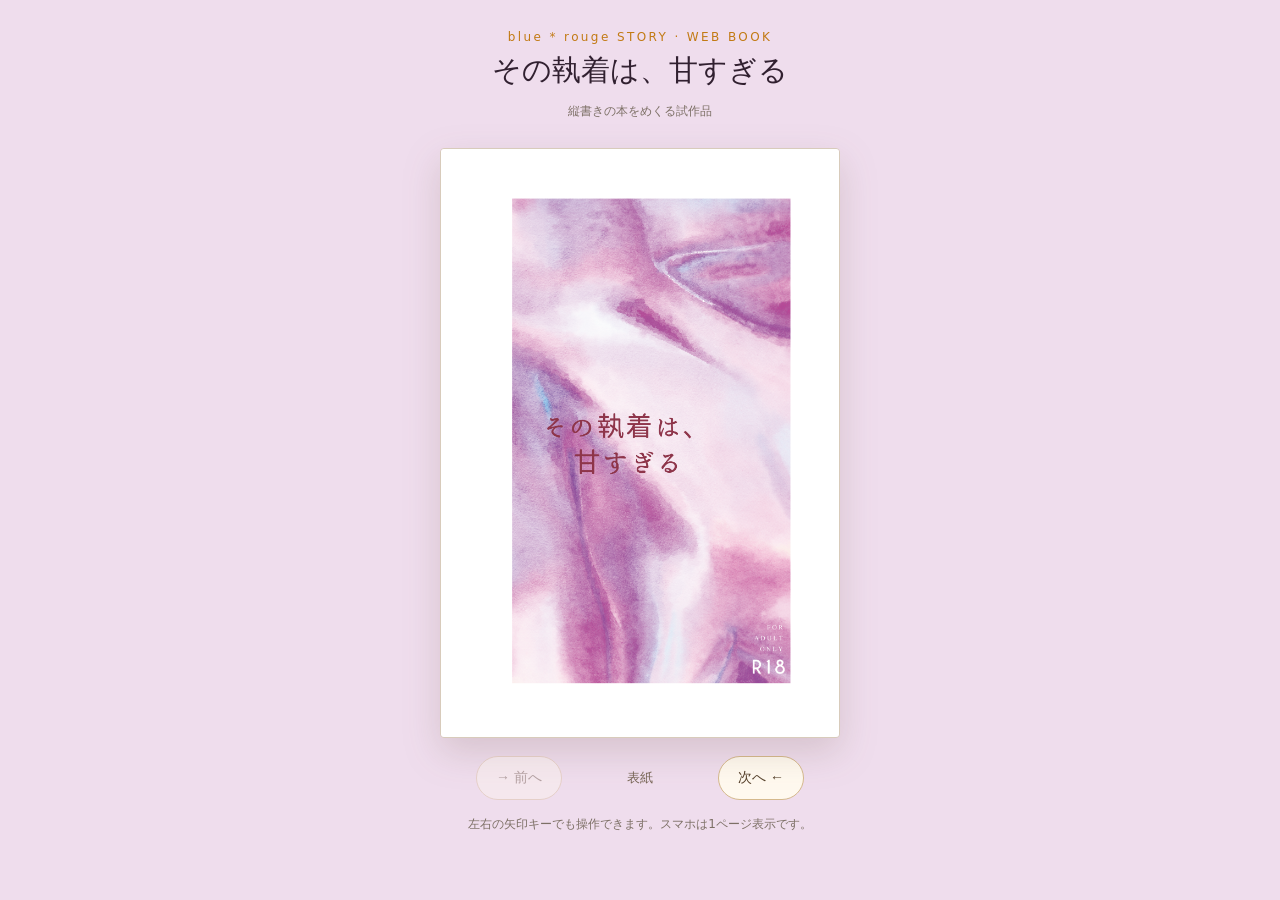
<file: bluege_R18_book01/index.html>
<!doctype html>
<html lang="ja">
<head>
<meta charset="utf-8"><meta name="viewport" content="width=device-width,initial-scale=1">
<title>その執着は、甘すぎる｜試作ビューア</title>
<link rel="stylesheet" href="style.css">
</head>
<body>
<main class="app">
<header><span class="eyebrow">blue * rouge STORY · WEB BOOK</span><h1>その執着は、甘すぎる</h1><p>縦書きの本をめくる試作品</p></header>
<div class="book-stage"><div id="spread" class="spread" aria-live="polite"></div></div>
<nav class="controls" aria-label="ページ送り"><button id="prev" type="button">→ 前へ</button><span id="position">表紙</span><button id="next" type="button">次へ ←</button></nav>
<p class="hint">左右の矢印キーでも操作できます。スマホは1ページ表示です。</p>
</main>
<script src="story.js"></script><script src="script.js"></script>
</body></html>
</file>
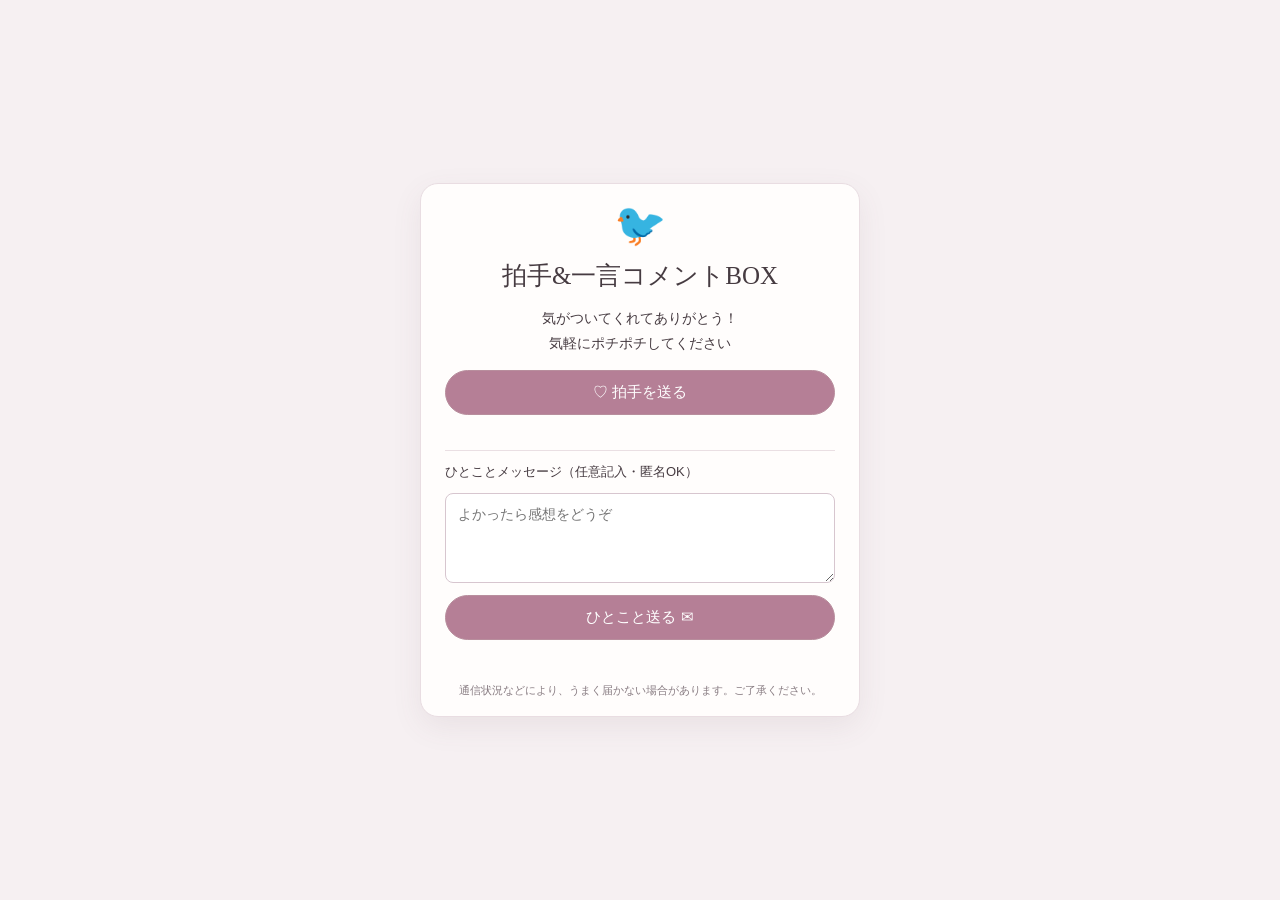
<file: clap/index.html>
<!doctype html>
<html lang="ja">
<head>
  <meta charset="utf-8">
  <meta name="viewport" content="width=device-width, initial-scale=1">
  <title>拍手&一言コメントBOX</title>
  <link rel="stylesheet" href="style.css">
  <script src="script.js" defer></script>
</head>
<body>
  <main class="card">
    <div class="bird" aria-hidden="true">🐦</div>
    <h1>拍手&一言コメントBOX</h1>
    <p>気がついてくれてありがとう！<br>気軽にポチポチしてください</p>

    <form id="clap-form" method="POST" target="receiver" class="section">
      <input type="hidden" name="type" value="clap">
      <button id="clap-button" type="submit">♡ 拍手を送る</button>
    </form>
    <p id="clap-status" class="status" role="status" aria-live="polite"></p>

    <div class="divider"></div>
    <form id="message-form" method="POST" target="receiver" class="section">
      <input type="hidden" name="type" value="message">
      <label for="message">ひとことメッセージ（任意記入・匿名OK）</label>
      <textarea id="message" name="message" maxlength="500" rows="4" placeholder="よかったら感想をどうぞ" required></textarea>
      <button id="message-button" type="submit">ひとこと送る ✉</button>
    </form>
    <p id="message-status" class="status" role="status" aria-live="polite"></p>
    <small>通信状況などにより、うまく届かない場合があります。ご了承ください。</small>
  </main>
  <!-- クロスオリジンでも送信可能な通常のHTMLフォーム。返却内容は読み取れません。 -->
  <iframe name="receiver" title="送信先" hidden></iframe>
</body>
</html>
</file>
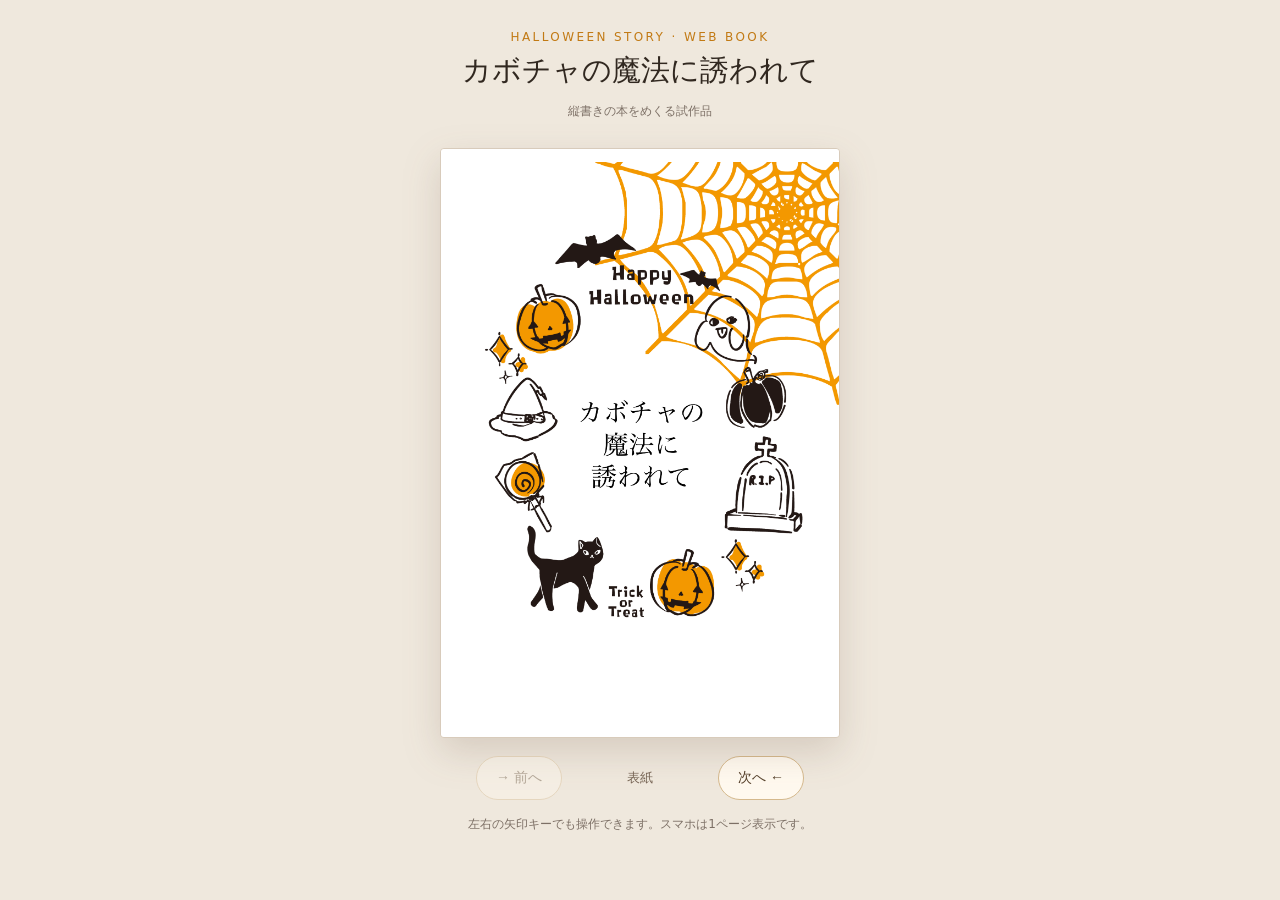
<file: halloween_book/index.html>
<!doctype html>
<html lang="ja">
<head>
<meta charset="utf-8"><meta name="viewport" content="width=device-width,initial-scale=1">
<title>カボチャの魔法に誘われて｜試作ビューア</title>
<link rel="stylesheet" href="style.css">
</head>
<body>
<main class="app">
<header><span class="eyebrow">HALLOWEEN STORY · WEB BOOK</span><h1>カボチャの魔法に誘われて</h1><p>縦書きの本をめくる試作品</p></header>
<div class="book-stage"><div id="spread" class="spread" aria-live="polite"></div></div>
<nav class="controls" aria-label="ページ送り"><button id="prev" type="button">→ 前へ</button><span id="position">表紙</span><button id="next" type="button">次へ ←</button></nav>
<p class="hint">左右の矢印キーでも操作できます。スマホは1ページ表示です。</p>
</main>
<script src="story.js"></script><script src="script.js"></script>
</body></html>
</file>
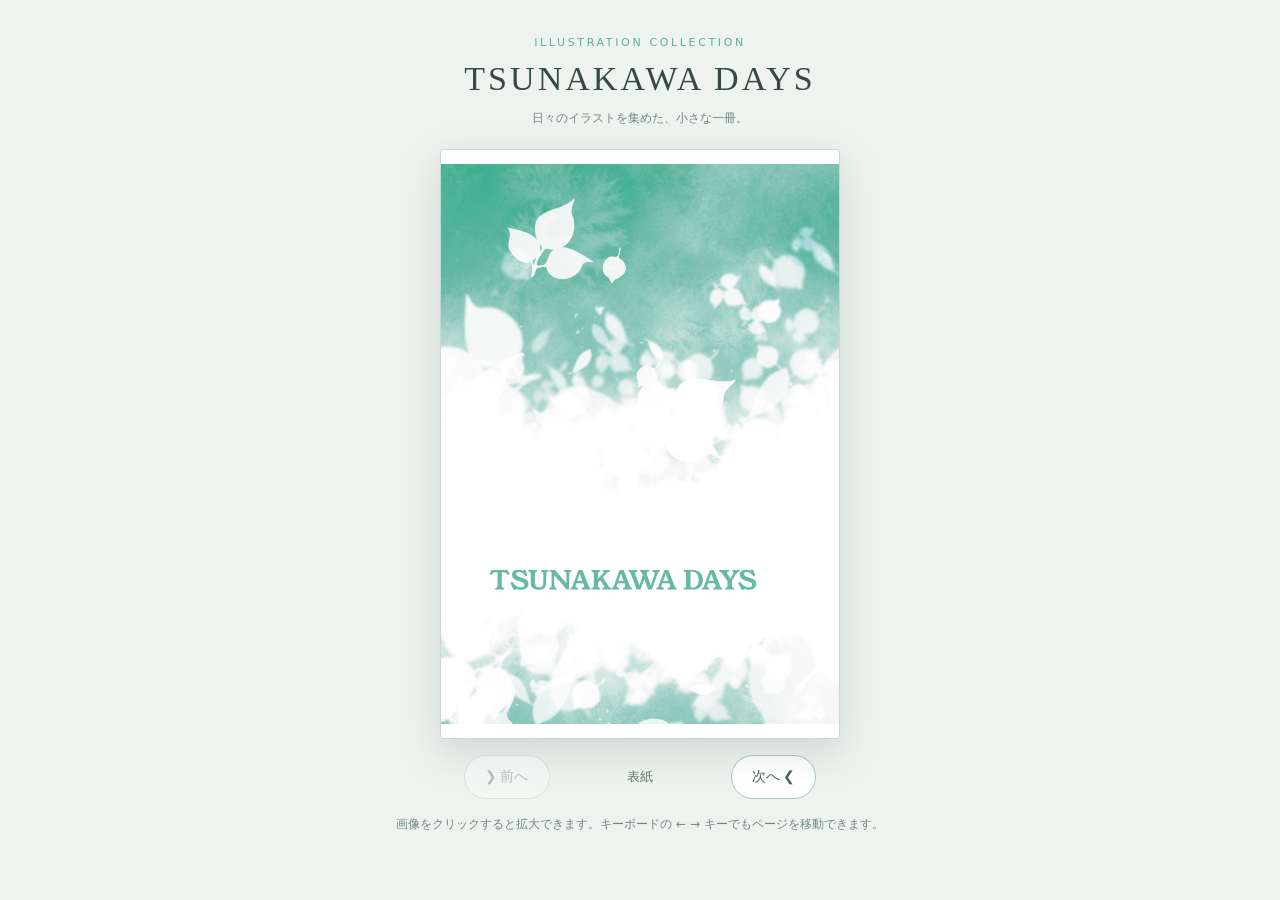
<file: tsunakawa-days/index.html>
<!doctype html>
<html lang="ja"><head><meta charset="utf-8"><meta name="viewport" content="width=device-width, initial-scale=1"><title>TSUNAKAWA DAYS | Illustration Book</title><link rel="stylesheet" href="style.css"></head>
<body><main class="app"><header><p class="eyebrow">ILLUSTRATION COLLECTION</p><h1>TSUNAKAWA DAYS</h1><p>日々のイラストを集めた、小さな一冊。</p></header>
<div class="book-stage"><div id="spread" class="spread" aria-live="polite"></div></div>
<div class="controls"><button id="prev" type="button">❯ 前へ</button><span id="position" aria-live="polite"></span><button id="next" type="button">次へ ❮</button></div><p class="hint">画像をクリックすると拡大できます。キーボードの ← → キーでもページを移動できます。</p>
</main><dialog id="lightbox" aria-label="イラスト拡大表示"><button id="closeLightbox" class="close" type="button" aria-label="閉じる">×</button><img id="zoomImage" alt="拡大したイラスト"><p id="zoomCaption"></p></dialog>
<script src="pages.js"></script><script src="script.js"></script></body></html>
</file>
<file: bluege_R18_book01/style.css>
:root {
    font-family: system-ui, -apple-system, "Hiragino Kaku Gothic ProN", "Yu Gothic", sans-serif;
    color: #312030;
    background: #efdded
}

* {
    box-sizing: border-box
}

body {
    margin: 0
}

.app {
    max-width: 1150px;
    margin: auto;
    padding: 26px 18px 35px
}

header {
    text-align: center;
    margin-bottom: 25px
}

header h1 {
    font-family: "Yu Mincho", "Hiragino Mincho ProN", serif;
    font-weight: 500;
    font-size: clamp(20px, 3vw, 29px);
    margin: 6px 0
}

header p,
.eyebrow,
.hint {
    color: #7d7066;
    font-size: 12px
}

.eyebrow {
    letter-spacing: .2em;
    color: #c27a14
}

.book-stage {
    min-height: 595px;
    display: grid;
    place-items: center
}

.spread {
    width: min(100%, 800px);
    height: 590px;
    display: flex;
    flex-direction: row;
    justify-content: center;
    align-items: stretch;
    filter: drop-shadow(0 14px 18px #61432d2b)
}

.page {
    width: 50%;
    height: 100%;
    background: #fffdf7;
    border: 1px solid #d8cbbb;
    position: relative;
    overflow: hidden
}

.page.right {
    border-radius: 0 7px 7px 0;
    box-shadow: inset 9px 0 12px -13px #38271777
}

.page.left {
    border-radius: 7px 0 0 7px;
    box-shadow: inset -9px 0 12px -13px #38271777
}

.page.empty {
    background: #eee1ce
}

.page.single {
    width: auto;
    max-width: 50%;
    aspect-ratio: 1447/2039;
    border-radius: 4px
}

.page.cover {
    padding: 0
}

.page.cover img {
    width: 100%;
    height: 100%;
    object-fit: contain;
    display: block;
    background: white
}

.page .number {
    position: absolute;
    bottom: 20px;
    left: 0;
    right: 0;
    text-align: center;
    color: #9f8d78;
    font-size: 11px
}

.page .prose {
    writing-mode: vertical-rl;
    text-orientation: mixed;
    font-family: "Yu Mincho", "Hiragino Mincho ProN", "Noto Serif CJK JP", serif;
    font-size: 15px;
    line-height: 2.05;
    letter-spacing: .075em;
    padding: 38px 46px 40px 43px;
    height: 100%;
    width: 100%;
    overflow: hidden;
    white-space: normal;
    word-break: normal
}

.page .prose p {
  margin: 0 0 0 1.2em;
  text-indent: 1em;
}

.page .prose p.continued {
  text-indent: 0;
}

.page .prose p.dialogue {
  text-indent: 0;
}

.page.titlepage {
    display: grid;
    place-items: center
}

.title-lettering {
    writing-mode: vertical-rl;
    font-family: "Yu Mincho", "Hiragino Mincho ProN", serif;
    font-size: 27px;
    letter-spacing: .19em
}

.title-ornament {
    position: absolute;
    top: 28px;
    left: 26px;
    font-size: 23px;
    color: #e89200
}

.controls {
    display: flex;
    justify-content: center;
    align-items: center;
    gap: 20px;
    margin-top: 16px
}

.controls button {
    background: #fff9ef;
    border: 1px solid #d5b98d;
    color: #55402a;
    padding: 12px 19px;
    border-radius: 30px;
    cursor: pointer;
    font-size: 14px
}

.controls button:hover:not(:disabled) {
    background: #ffefd3
}

.controls button:disabled {
    opacity: .38;
    cursor: not-allowed
}

#position {
    min-width: 116px;
    text-align: center;
    font-size: 13px;
    color: #786757
}

.hint {
    text-align: center;
    margin-top: 16px
}

@media(max-width:700px) {
    .app {
        padding: 20px 10px
    }

    .book-stage {
        min-height: 490px
    }

    .spread {
        width: min(100%, 380px);
        height: min(122vw, 520px)
    }

    .page {
        width: 100%
    }

    .page.single {
        max-width: 100%;
        height: 100%
    }

    .page .prose {
        font-size: 14px;
        line-height: 1.85;
        padding: 28px 31px 37px
    }

    .controls {
        gap: 10px
    }

    .controls button {
        padding: 11px 15px
    }
}
</file>
<file: clap/style.css>
:root { font-family: -apple-system, BlinkMacSystemFont, "Hiragino Kaku Gothic ProN", "Yu Gothic", sans-serif; color: #463b41; background: #f6f0f2; }
* { box-sizing: border-box; }
body { margin: 0; min-height: 100vh; display: grid; place-items: center; padding: 8px 10px; }
.card { width: min(100%, 440px); background: #fffdfc; border: 1px solid #e9dde2; border-radius: 18px; box-shadow: 0 10px 30px #67505c16; padding: 16px 24px; text-align: center; }
.bird { font-size: 42px; }
h1 { font-family: "Yu Mincho", "Hiragino Mincho ProN", serif; font-weight: 500; font-size: 25px; margin: 10px 0; }
p { line-height: 1.8; font-size: 14px; }
.section { display: grid; gap: 12px; }
button { border: 1px solid #b88e9d; color: white; background: #b57f96; border-radius: 30px; padding: 12px 18px; cursor: pointer; font-size: 15px; }
button:hover { background: #a86f88; }
button:disabled { opacity: .6; cursor: wait; }
label { text-align: left; font-size: 13px; }
textarea { width: 100%; border: 1px solid #d7c6cf; border-radius: 8px; font: inherit; font-size: 14px; padding: 12px; resize: vertical; }
.divider { border-top: 1px solid #eadfe3; margin: 12px 0; }
.status { min-height: 1.5em; margin: 5px 0; font-size: 12px; color: #796475; }
small { font-size: 11px; line-height: 1.7; color: #897d83; display: block; margin-top: 18px; }
</file>
<file: halloween_book/style.css>
:root {
    font-family: system-ui, -apple-system, "Hiragino Kaku Gothic ProN", "Yu Gothic", sans-serif;
    color: #312820;
    background: #efe8dd
}

* {
    box-sizing: border-box
}

body {
    margin: 0
}

.app {
    max-width: 1150px;
    margin: auto;
    padding: 26px 18px 35px
}

header {
    text-align: center;
    margin-bottom: 25px
}

header h1 {
    font-family: "Yu Mincho", "Hiragino Mincho ProN", serif;
    font-weight: 500;
    font-size: clamp(20px, 3vw, 29px);
    margin: 6px 0
}

header p,
.eyebrow,
.hint {
    color: #7d7066;
    font-size: 12px
}

.eyebrow {
    letter-spacing: .2em;
    color: #c27a14
}

.book-stage {
    min-height: 595px;
    display: grid;
    place-items: center
}

.spread {
    width: min(100%, 800px);
    height: 590px;
    display: flex;
    flex-direction: row;
    justify-content: center;
    align-items: stretch;
    filter: drop-shadow(0 14px 18px #61432d2b)
}

.page {
    width: 50%;
    height: 100%;
    background: #fffdf7;
    border: 1px solid #d8cbbb;
    position: relative;
    overflow: hidden
}

.page.right {
    border-radius: 0 7px 7px 0;
    box-shadow: inset 9px 0 12px -13px #38271777
}

.page.left {
    border-radius: 7px 0 0 7px;
    box-shadow: inset -9px 0 12px -13px #38271777
}

.page.empty {
    background: #eee1ce
}

.page.single {
    width: auto;
    max-width: 50%;
    aspect-ratio: 1447/2039;
    border-radius: 4px
}

.page.cover {
    padding: 0
}

.page.cover img {
    width: 100%;
    height: 100%;
    object-fit: contain;
    display: block;
    background: white
}

.page .number {
    position: absolute;
    bottom: 20px;
    left: 0;
    right: 0;
    text-align: center;
    color: #9f8d78;
    font-size: 11px
}

.page .prose {
    writing-mode: vertical-rl;
    text-orientation: mixed;
    font-family: "Yu Mincho", "Hiragino Mincho ProN", "Noto Serif CJK JP", serif;
    font-size: 15px;
    line-height: 2.05;
    letter-spacing: .075em;
    padding: 38px 46px 40px 43px;
    height: 100%;
    width: 100%;
    overflow: hidden;
    white-space: normal;
    word-break: normal
}

.page .prose p {
  margin: 0 0 0 1.2em;
  text-indent: 1em;
}

.page .prose p.continued {
  text-indent: 0;
}

.page .prose p.dialogue {
  text-indent: 0;
}

.page.titlepage {
    display: grid;
    place-items: center
}

.title-lettering {
    writing-mode: vertical-rl;
    font-family: "Yu Mincho", "Hiragino Mincho ProN", serif;
    font-size: 27px;
    letter-spacing: .19em
}

.title-ornament {
    position: absolute;
    top: 28px;
    left: 26px;
    font-size: 23px;
    color: #e89200
}

.controls {
    display: flex;
    justify-content: center;
    align-items: center;
    gap: 20px;
    margin-top: 16px
}

.controls button {
    background: #fff9ef;
    border: 1px solid #d5b98d;
    color: #55402a;
    padding: 12px 19px;
    border-radius: 30px;
    cursor: pointer;
    font-size: 14px
}

.controls button:hover:not(:disabled) {
    background: #ffefd3
}

.controls button:disabled {
    opacity: .38;
    cursor: not-allowed
}

#position {
    min-width: 116px;
    text-align: center;
    font-size: 13px;
    color: #786757
}

.hint {
    text-align: center;
    margin-top: 16px
}

@media(max-width:700px) {
    .app {
        padding: 20px 10px
    }

    .book-stage {
        min-height: 490px
    }

    .spread {
        width: min(100%, 380px);
        height: min(122vw, 520px)
    }

    .page {
        width: 100%
    }

    .page.single {
        max-width: 100%;
        height: 100%
    }

    .page .prose {
        font-size: 14px;
        line-height: 1.85;
        padding: 28px 31px 37px
    }

    .controls {
        gap: 10px
    }

    .controls button {
        padding: 11px 15px
    }
}
</file>
<file: tsunakawa-days/style.css>
:root{font-family:system-ui,-apple-system,"Hiragino Kaku Gothic ProN",sans-serif;color:#344a43;background:#edf3ef}*{box-sizing:border-box}body{margin:0}.app{max-width:1050px;margin:auto;padding:25px 16px 32px}header{text-align:center;margin-bottom:22px}header h1{font-family:Georgia,"Times New Roman",serif;font-weight:500;letter-spacing:.09em;font-size:clamp(23px,4vw,34px);margin:4px 0 8px}header p,.hint{font-size:12px;color:#6e8880}.eyebrow{letter-spacing:.24em;color:#62ad9d;font-size:11px}.book-stage{min-height:590px;display:grid;place-items:center}.spread{width:min(100%,800px);height:590px;display:flex;justify-content:center;align-items:stretch;filter:drop-shadow(0 13px 18px #47665830)}.page{width:50%;height:100%;min-width:0;position:relative;overflow:hidden;background:#fffefb;border:1px solid #cbd8d1}.page.left{border-radius:7px 0 0 7px;box-shadow:inset -8px 0 12px -12px #37574a55}.page.right{border-radius:0 7px 7px 0;box-shadow:inset 8px 0 12px -12px #37574a55}.page.single{width:auto;max-width:50%;aspect-ratio:1044/1472;border-radius:5px}.page.cover img{width:100%;height:100%;object-fit:contain;display:block;background:white}.page.empty{background:#f8faf8}.art-page{display:flex;flex-direction:column;padding:22px 22px 32px;gap:10px}.art-image-area{flex:1;min-height:0;display:grid;place-items:center}.art-image{display:block;max-width:100%;max-height:100%;width:auto;height:auto;object-fit:contain;cursor:zoom-in}.page .comment{margin:0;text-align:center;font-size:12px;line-height:1.6;white-space:pre-wrap;color:#556b62;flex-shrink:0}.page .extra-text{margin:0;font-size:12px;line-height:1.65;white-space:pre-wrap;max-height:24%;overflow:auto;color:#53665e;flex-shrink:0}.page .number{position:absolute;bottom:9px;left:0;right:0;text-align:center;font-size:10px;color:#90a49b}.controls{display:flex;justify-content:center;align-items:center;gap:18px;margin-top:16px}.controls button{background:#fff;border:1px solid #a9c7bb;color:#426859;padding:12px 20px;border-radius:25px;cursor:pointer;font-size:14px}.controls button:hover:not(:disabled){background:#dff3eb}.controls button:disabled{opacity:.35;cursor:not-allowed}#position{min-width:145px;text-align:center;font-size:13px;color:#607b6f}.hint{text-align:center;margin-top:17px}dialog{border:0;border-radius:12px;padding:38px 18px 16px;max-width:min(94vw,1100px);max-height:94vh;background:#fff;box-shadow:0 14px 50px #0006}dialog::backdrop{background:#12251cbb}dialog img{display:block;max-width:100%;max-height:75vh;object-fit:contain;margin:auto}dialog p{text-align:center;white-space:pre-wrap;font-size:13px}dialog .close{position:absolute;top:5px;right:9px;border:0;background:transparent;font-size:29px;cursor:pointer;color:#465b53}@media(max-width:700px){.app{padding:18px 9px}.book-stage{min-height:0}.spread{width:min(100%,380px);height:min(124vw,520px)}.page{width:100%}.page.single{max-width:100%;height:100%;aspect-ratio:auto}.art-page{padding:13px 13px 26px;gap:8px}.page .comment,.page .extra-text{font-size:11px}.controls{gap:8px}.controls button{padding:10px 13px}#position{min-width:92px;font-size:11px}.hint{line-height:1.6}}
</file>
